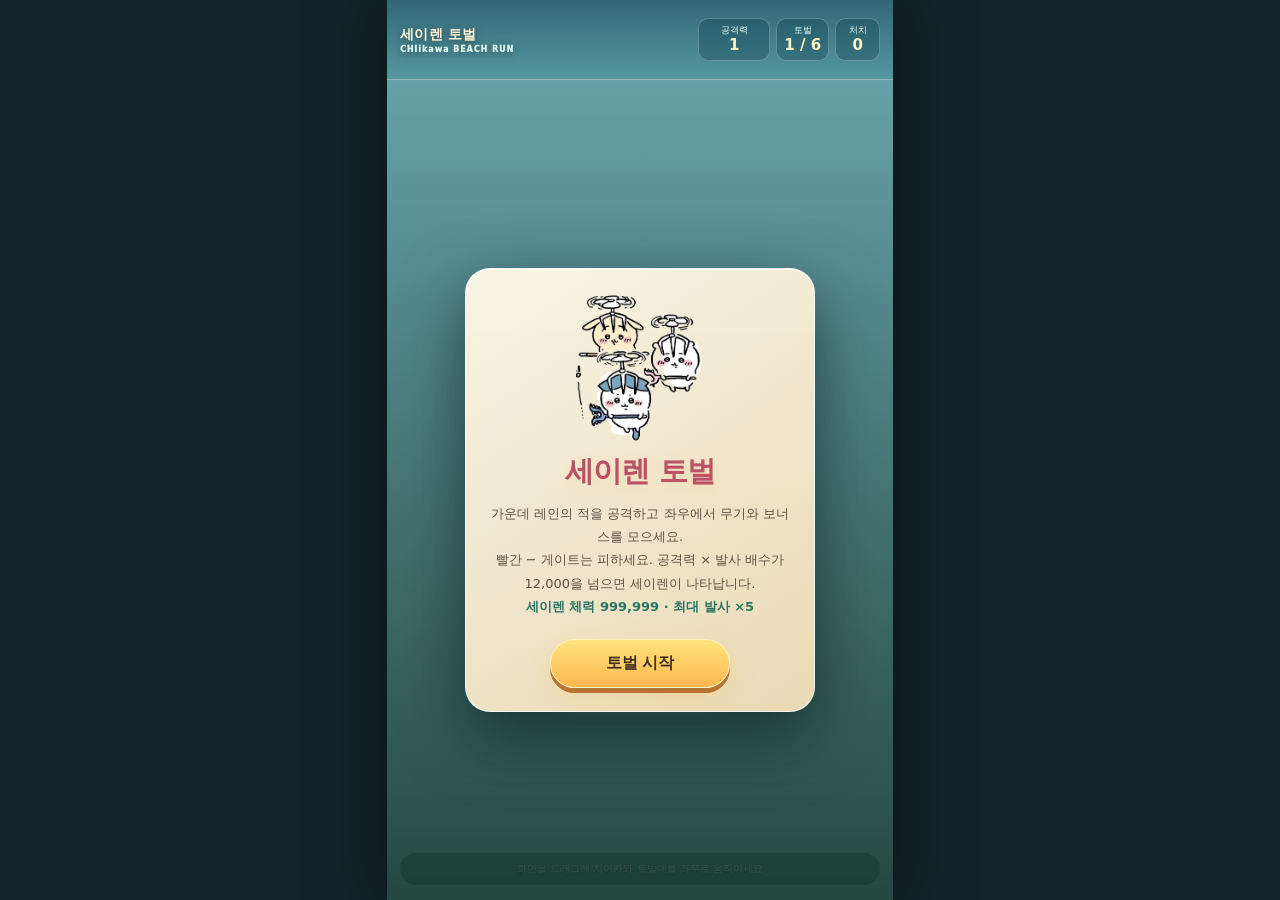
<file: index.html>
﻿<!doctype html>
<html lang="ko">
<head>
  <meta charset="utf-8">
  <meta name="viewport" content="width=device-width, initial-scale=1, maximum-scale=1, user-scalable=no, viewport-fit=cover">
  <meta name="theme-color" content="#76b8c1">
  <meta name="description" content="치이카와 토벌대와 함께 세이렌을 물리치는 해변 러너 게임">
  <title>세이렌 토벌</title>
  <link rel="stylesheet" href="./styles/main.css">
  <script type="module" src="./src/main.js"></script>
</head>
<body>
  <main class="game-shell">
    <header class="game-header">
      <div class="brand">세이렌 토벌 <span>CHIikawa BEACH RUN</span></div>
      <div class="stats" aria-live="polite">
        <div>공격력<b id="power">1</b></div>
        <div>토벌<b id="wave">1 / 6</b></div>
        <div>처치<b id="kills">0</b></div>
      </div>
    </header>
    <section class="game-stage" aria-label="게임 화면">
      <canvas id="game-canvas" aria-label="세이렌 토벌 게임 플레이 영역"></canvas>
      <div class="control-hint">화면을 드래그해 치이카와 토벌대를 좌우로 움직이세요</div>
    </section>
    <section class="game-overlay" id="game-overlay" aria-modal="true" role="dialog">
      <div class="dialog">
        <img id="dialog-image" class="dialog-image" src="./assets/game/characters/flight-cutout.png" alt="토벌 장소로 날아가는 치이카와 토벌대">
        <h1 id="dialog-title">세이렌 토벌</h1>
        <p id="dialog-message">해변을 달리며 공격력을 모으세요.<br><strong>세이렌 체력 99,999 · 최대 발사 ×3</strong></p>
        <button id="start-button" type="button">토벌 시작</button>
      </div>
    </section>
  </main>
</body>
</html>
</file>
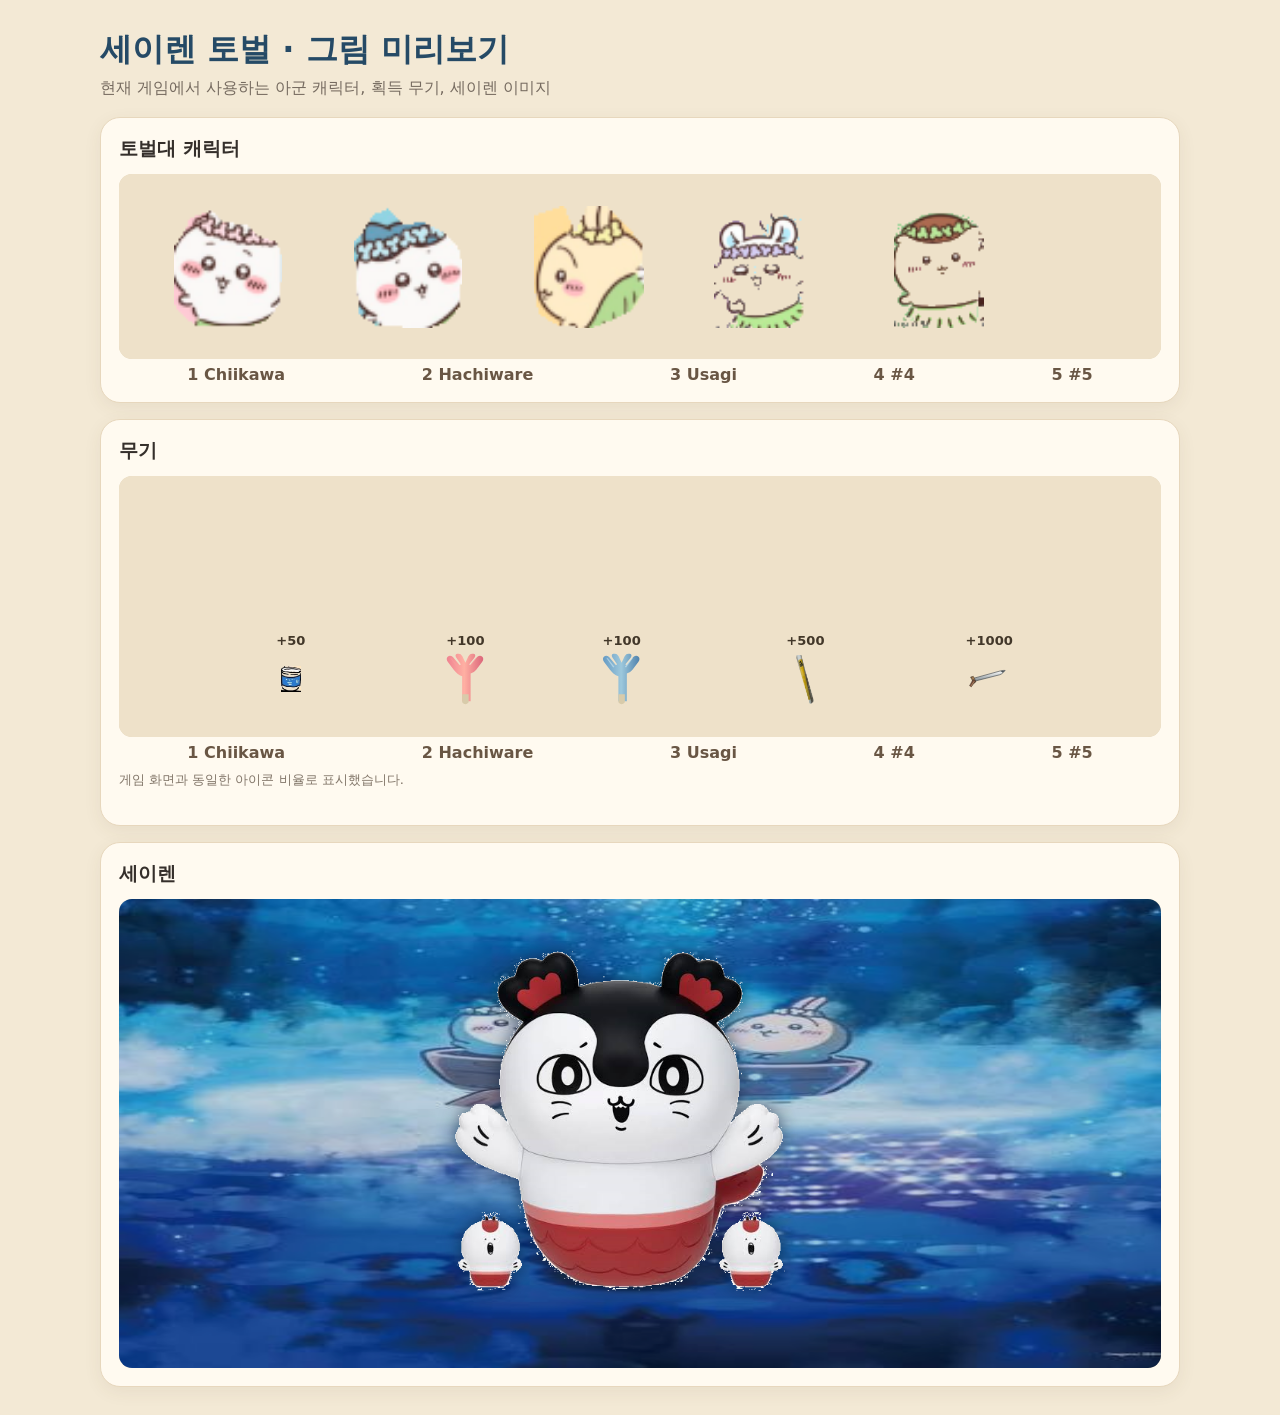
<file: preview.html>
<!doctype html><html lang="ko"><meta charset="utf-8"><meta name="viewport" content="width=device-width,initial-scale=1"><title>세이렌 토벌 미리보기</title>
<style>body{margin:0;background:#f3e9d5;color:#352f2b;font-family:system-ui,sans-serif}main{max-width:1080px;margin:28px auto;padding:0 22px}h1{margin:0 0 6px;color:#254a66}p{margin:0 0 18px;color:#766b60}.grid{display:grid;grid-template-columns:1fr 1fr;gap:16px}.card{background:#fffaf0;border:1px solid #e7d7bd;border-radius:20px;padding:18px;box-shadow:0 5px 18px #59462612}.card h2{font-size:19px;margin:0 0 12px}.card canvas{display:block;width:100%;height:auto;border-radius:13px;background:#e7d9be}.full{grid-column:1/-1}#crew{height:185px!important}.tagrow{display:flex;justify-content:space-around;margin-top:6px;font-weight:700;color:#695644}.note{font-size:13px;color:#827669;margin-top:9px}@media(max-width:700px){.grid{grid-template-columns:1fr}.full{grid-column:auto}}</style>
<main><h1>세이렌 토벌 · 그림 미리보기</h1><p>현재 게임에서 사용하는 아군 캐릭터, 획득 무기, 세이렌 이미지</p><div class="grid">
<section class="card full"><h2>토벌대 캐릭터</h2><canvas id="crew" width="1000" height="240"></canvas><div class="tagrow"><span>1 Chiikawa</span><span>2 Hachiware</span><span>3 Usagi</span><span>4 #4</span><span>5 #5</span></div></section>
<section class="card full"><h2>무기</h2><canvas id="weapons" width="1000" height="250"></canvas><div class="tagrow"><span>1 Chiikawa</span><span>2 Hachiware</span><span>3 Usagi</span><span>4 #4</span><span>5 #5</span></div><p class="note">게임 화면과 동일한 아이콘 비율로 표시했습니다.</p></section>
<section class="card full"><h2>세이렌</h2><canvas id="boss" width="1000" height="450"></canvas></section>
</div></main>
<script type="module">
import {GameRenderer} from './src/render/GameRenderer.js';
const wait=img=>img.complete&&img.naturalWidth?Promise.resolve():new Promise(resolve=>{img.onload=resolve;img.onerror=resolve});
const setup=id=>new GameRenderer(document.getElementById(id));
const crew=setup('crew'), weapons=setup('weapons'), boss=setup('boss');
await Promise.all(Object.values(crew.images).map(wait)); await Promise.all(Object.values(weapons.images).map(wait)); await Promise.all(Object.values(boss.images).map(wait));
let c=crew.context;c.fillStyle='#eee1c9';c.fillRect(0,0,crew.width,crew.height);['chiikawa','hachiwore','usagi','rakkko','kurimanju'].forEach((kind,i)=>{const image=crew.images[`crew${i+1}`],h=122,w=h*image.naturalWidth/image.naturalHeight;c.drawImage(image,55+i*180,32,w,h);});
c=weapons.context;c.fillStyle='#eee1c9';c.fillRect(0,0,weapons.width,weapons.height);['bowl','forkPink','forkBlue','stick','sword'].forEach((key,i)=>weapons.drawWeapon({weaponKey:key==='forkPink'||key==='forkBlue'?'fork':key,weaponVariant:key==='forkBlue'?'blue':'pink',bonus:[50,100,100,500,1000][i],lane:[.12,.31,.48,.68,.88][i],depth:.88}));
c=boss.context;c.fillStyle='#183f67';c.fillRect(0,0,boss.width,boss.height);const ocean=boss.images.ocean;c.globalAlpha=.8;c.drawImage(ocean,0,0,boss.width,boss.height);c.globalAlpha=1;c.shadowColor='#081b36aa';c.shadowBlur=18;c.drawImage(boss.images.siren,290,10,420,420);c.shadowBlur=0;
</script></html>
</file>
<file: styles/main.css>
﻿* { box-sizing: border-box; }
html, body { width: 100%; height: 100%; margin: 0; overflow: hidden; background: #14242c; color: #fff; font-family: system-ui, -apple-system, "Malgun Gothic", sans-serif; touch-action: none; user-select: none; }
body { display: grid; place-items: center; }
.game-shell { position: relative; width: min(100vw, 56.25dvh); max-width: 520px; height: 100dvh; overflow: hidden; background: #9bd9dc; box-shadow: 0 0 60px #0008; isolation: isolate; }
.game-header { position: absolute; z-index: 2; inset: 0 0 auto; height: 80px; padding: max(10px, env(safe-area-inset-top)) 13px 10px; display: flex; align-items: center; justify-content: space-between; gap: 8px; border-bottom: 1px solid #ffffff80; background: linear-gradient(180deg, #225468db, #347982ad); backdrop-filter: blur(12px); }
.brand { color: #fff5d2; font-size: 14px; font-weight: 950; letter-spacing: .025em; white-space: nowrap; text-shadow: 0 2px 9px #0006; }
.brand span { display: block; margin-top: 1px; color: #ddf8ed; font-size: 8px; letter-spacing: .12em; }
.stats { display: flex; gap: 6px; color: #effff2; font-size: 9px; text-align: center; }
.stats > div { min-width: 45px; padding: 5px 7px; border: 1px solid #ffffff3e; border-radius: 10px; background: #07384c52; }
.stats > div:first-child { min-width: 72px; }
.stats b { display: block; color: #fff4bf; font-size: 15px; line-height: 1.15; }
.game-stage { position: absolute; inset: 80px 0 0; }
#game-canvas { display: block; width: 100%; height: 100%; touch-action: none; }
.control-hint { position: absolute; right: 12px; bottom: max(14px, env(safe-area-inset-bottom)); left: 12px; padding: 9px 12px; border: 1px solid #ffffff82; border-radius: 22px; background: #245e58a6; color: #fff9e4; font-size: 10px; text-align: center; pointer-events: none; backdrop-filter: blur(8px); text-shadow: 0 1px 3px #000; }
.game-overlay { position: absolute; z-index: 3; inset: 80px 0 0; display: grid; place-items: center; padding: 24px; background: linear-gradient(180deg, #164c5a66, #15352be0); text-align: center; }
.game-overlay[hidden] { display: none; }
.dialog { width: 100%; max-width: 350px; padding: 20px 20px 23px; border: 1px solid #ffffffb0; border-radius: 25px; background: linear-gradient(145deg, #fff8e9f5, #f2dfb9f5); color: #47382d; box-shadow: 0 22px 65px #07191e9c, inset 0 1px #ffffffc9; }
.dialog-image { display: block; width: min(100%, 210px); height: 155px; margin: 0 auto 8px; border-radius: 18px; object-fit: contain; }
.dialog h1 { margin: 0 0 10px; color: #bb5263; font-size: 29px; letter-spacing: -.035em; text-shadow: 0 3px 14px #f6a73d33; }
.dialog p { margin: 9px 0 21px; color: #5e5144; font-size: 13px; line-height: 1.8; }
.dialog strong { color: #287766; }
#start-button { min-width: 180px; padding: 13px 26px; border: 1px solid #fff4bf; border-radius: 28px; background: linear-gradient(180deg, #ffe37e, #ffb74e); color: #3e3120; font-size: 16px; font-weight: 950; box-shadow: 0 5px 0 #b87332, 0 10px 26px #ffbd4a44; cursor: pointer; touch-action: manipulation; }
#start-button:active { transform: translateY(2px); box-shadow: 0 3px 0 #b87332, 0 7px 18px #ffbd4a33; }
@media (max-width: 360px) { .game-header { padding-inline: 8px; } .stats { gap: 3px; } .stats > div { min-width: 39px; padding-inline: 4px; } .brand { font-size: 12px; } .dialog-image { height: 128px; } }
@media (max-height: 520px) and (orientation: landscape) { .game-shell { width: 100vw; height: 100dvh; max-width: none; } .dialog { display: grid; grid-template-columns: 110px 1fr; align-items: center; column-gap: 12px; max-width: 620px; padding: 13px; } .dialog-image { grid-row: span 3; width: 110px; height: 115px; } .dialog p { margin: 4px 0 8px; } }
</file>
